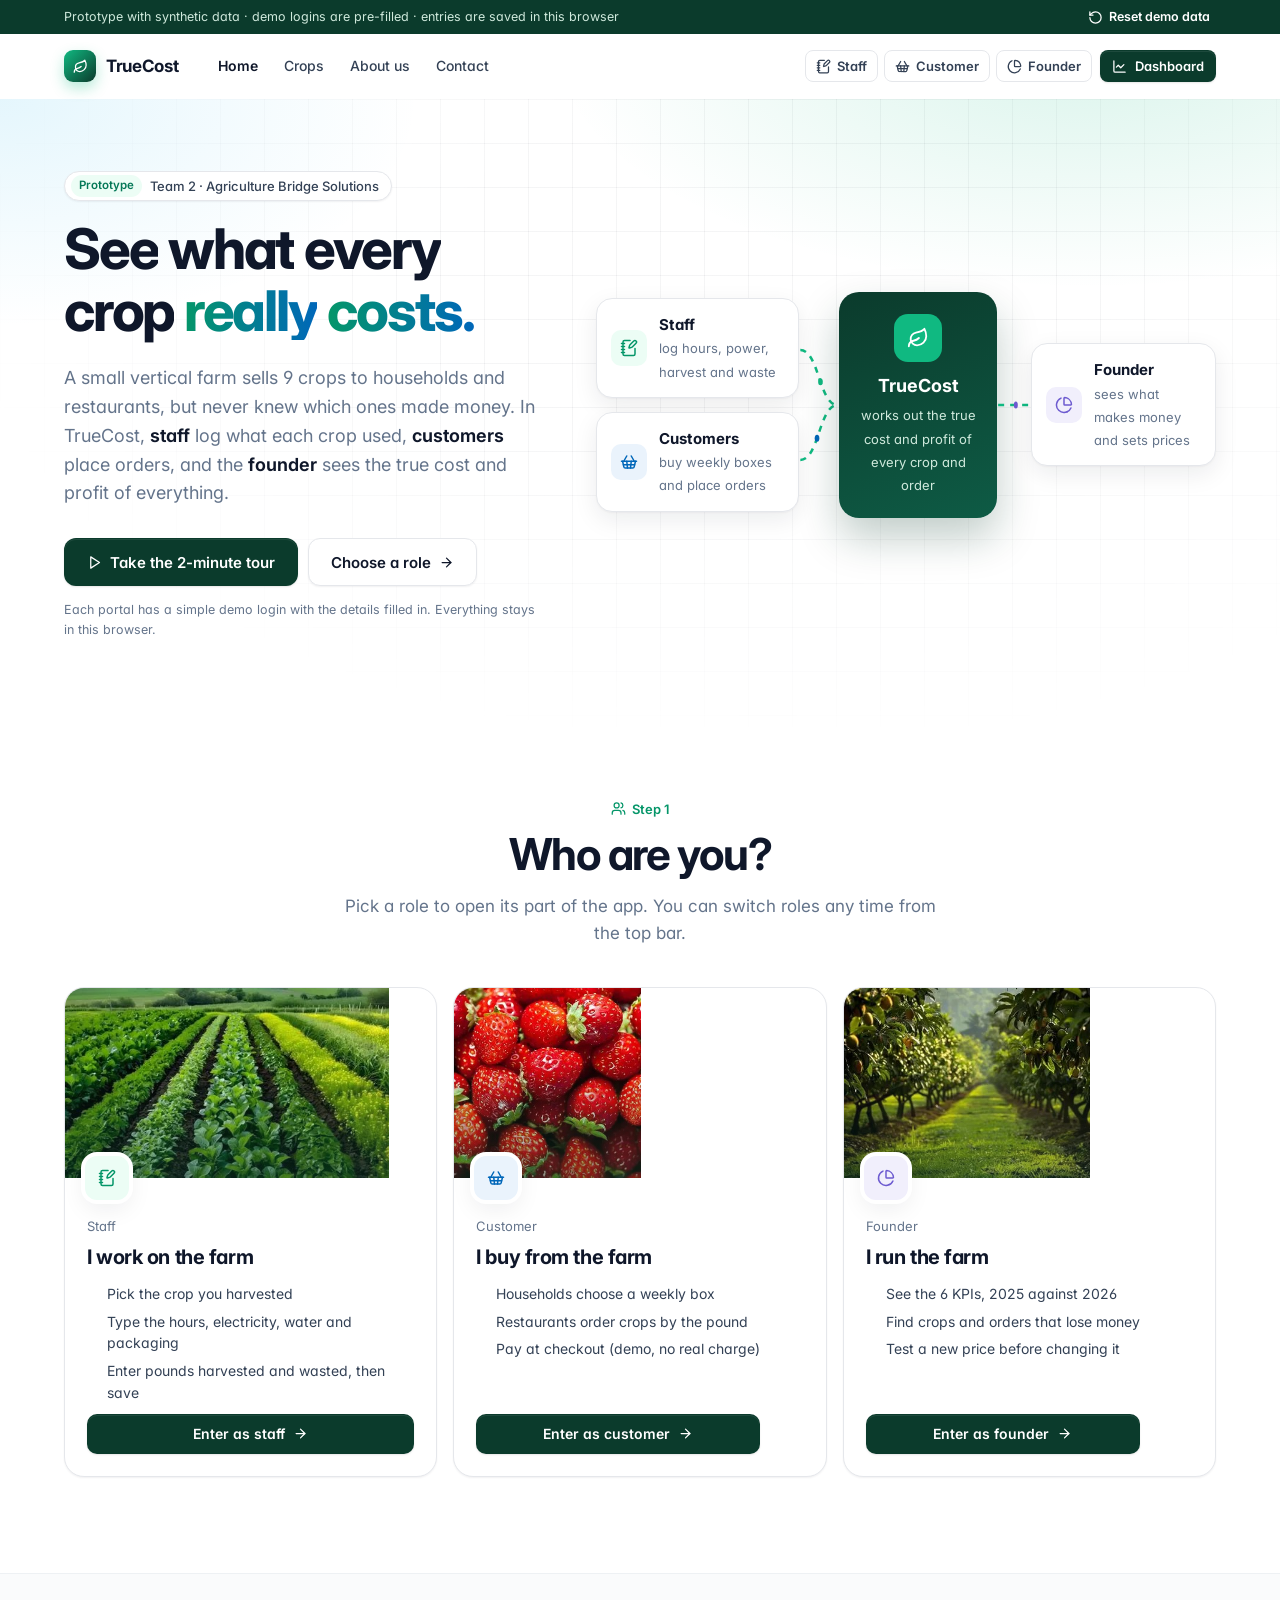
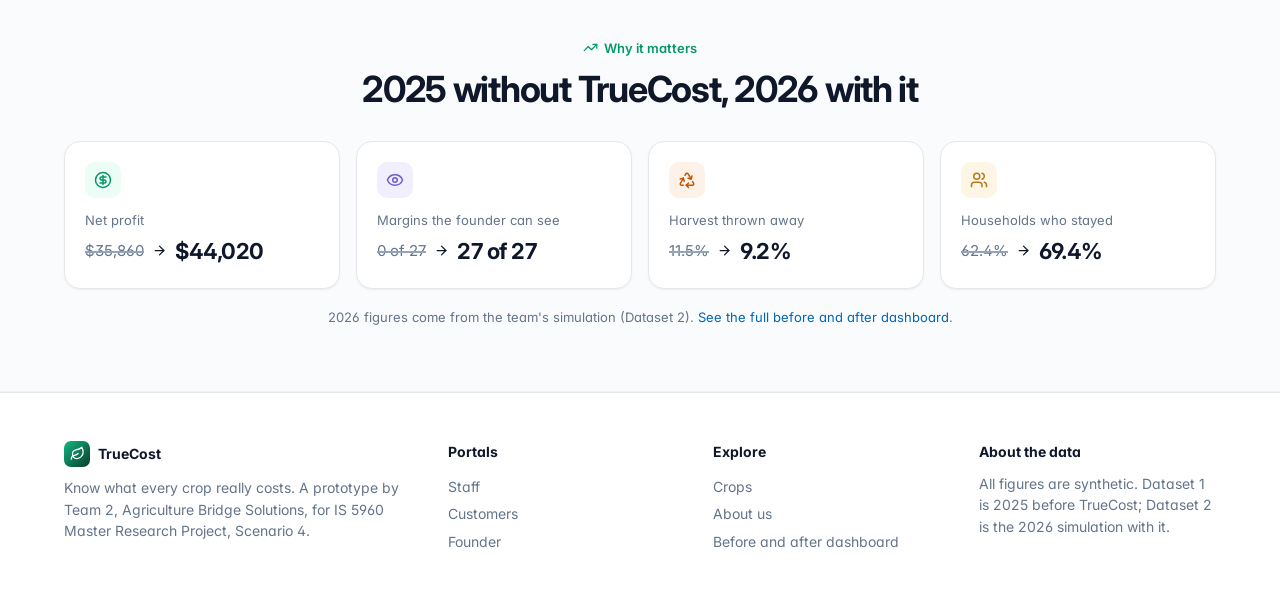
<file: index.html>
<!DOCTYPE html>
<html lang="en"><head><meta charset="utf-8">
<meta name="viewport" content="width=device-width,initial-scale=1">
<title>TrueCost · Know what every crop really costs</title>
<meta name="description" content="TrueCost: a cost and margin app for a small urban vertical farm. Team 2, Agriculture Bridge Solutions.">
<link rel="preconnect" href="https://fonts.googleapis.com"><link rel="preconnect" href="https://fonts.gstatic.com" crossorigin>
<link rel="stylesheet" href="https://fonts.googleapis.com/css2?family=Inter:wght@400;500;600;650;700;750&display=swap">
<link rel="stylesheet" href="base.css">
<link rel="stylesheet" href="app.css">
</head>
<body class="app">
<div class="demo-bar"><div class="wrap"><span id="demoTxt">Prototype with synthetic data · demo logins are pre-filled · entries are saved in this browser</span><button id="resetDemo"></button></div></div>
<header class="nav" id="nav"><div class="wrap">
 <button class="brand" data-go="home" aria-label="TrueCost home"><span class="mk" id="brandMk"></span>TrueCost</button>
 <nav class="links" aria-label="Main"><a data-go="home">Home</a><a data-go="crops">Crops</a><a data-go="about">About us</a><a data-go="contact">Contact</a></nav>
 <div class="right"><div class="who" id="who"></div><a class="btn btn-primary btn-sm" href="dashboard.html" id="dashBtn"></a></div>
</div>
<nav class="mnav" aria-label="Main"><a data-go="home">Home</a><a data-go="crops">Crops</a><a data-go="about">About</a><a data-go="contact">Contact</a></nav>
</header>
<main id="main"></main>
<footer class="site" id="foot"><div class="wrap">
 <div><b style="display:flex;gap:8px;align-items:center"><span class="mk" id="footMk" style="width:26px;height:26px;border-radius:7px;background:linear-gradient(135deg,#10B981,#0B3B2C);display:grid;place-items:center;color:#fff"></span>TrueCost</b><p>Know what every crop really costs. A prototype by Team 2, Agriculture Bridge Solutions, for IS 5960 Master Research Project, Scenario 4.</p></div>
 <div><b>Portals</b><a data-go="staff">Staff</a><a data-go="customer">Customers</a><a data-go="founder">Founder</a></div>
 <div><b>Explore</b><a data-go="crops">Crops</a><a data-go="about">About us</a><a href="dashboard.html">Before and after dashboard</a></div>
 <div><b>About the data</b><p>All figures are synthetic. Dataset 1 is 2025 before TrueCost; Dataset 2 is the 2026 simulation with it.</p></div>
</div></footer>
<div id="layer"></div>
<script src="config.js"></script>
<script src="apexcharts.min.js"></script>
<script src="gsap.min.js"></script>
<script src="ScrollTrigger.min.js"></script>
<script src="icons.js"></script>
<script src="data.js"></script>
<script src="app.js"></script>
</body></html>
</file>
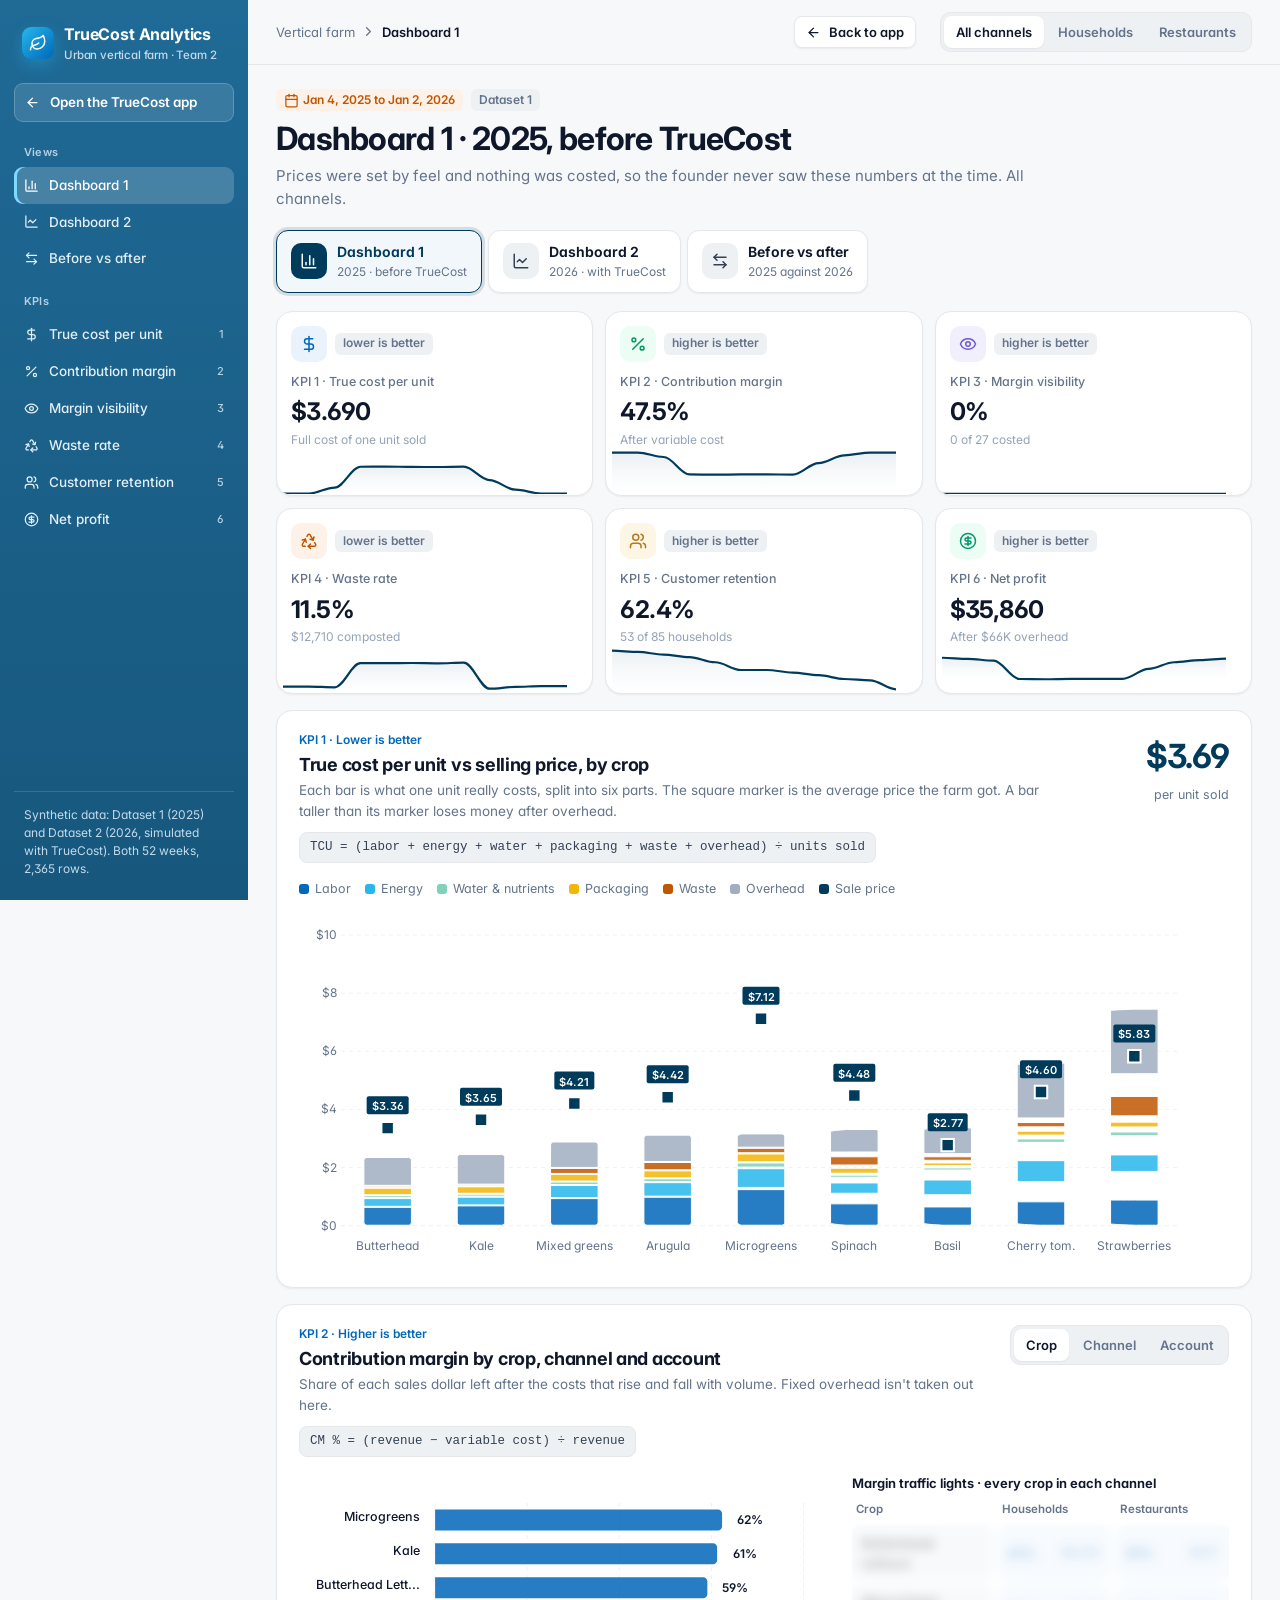
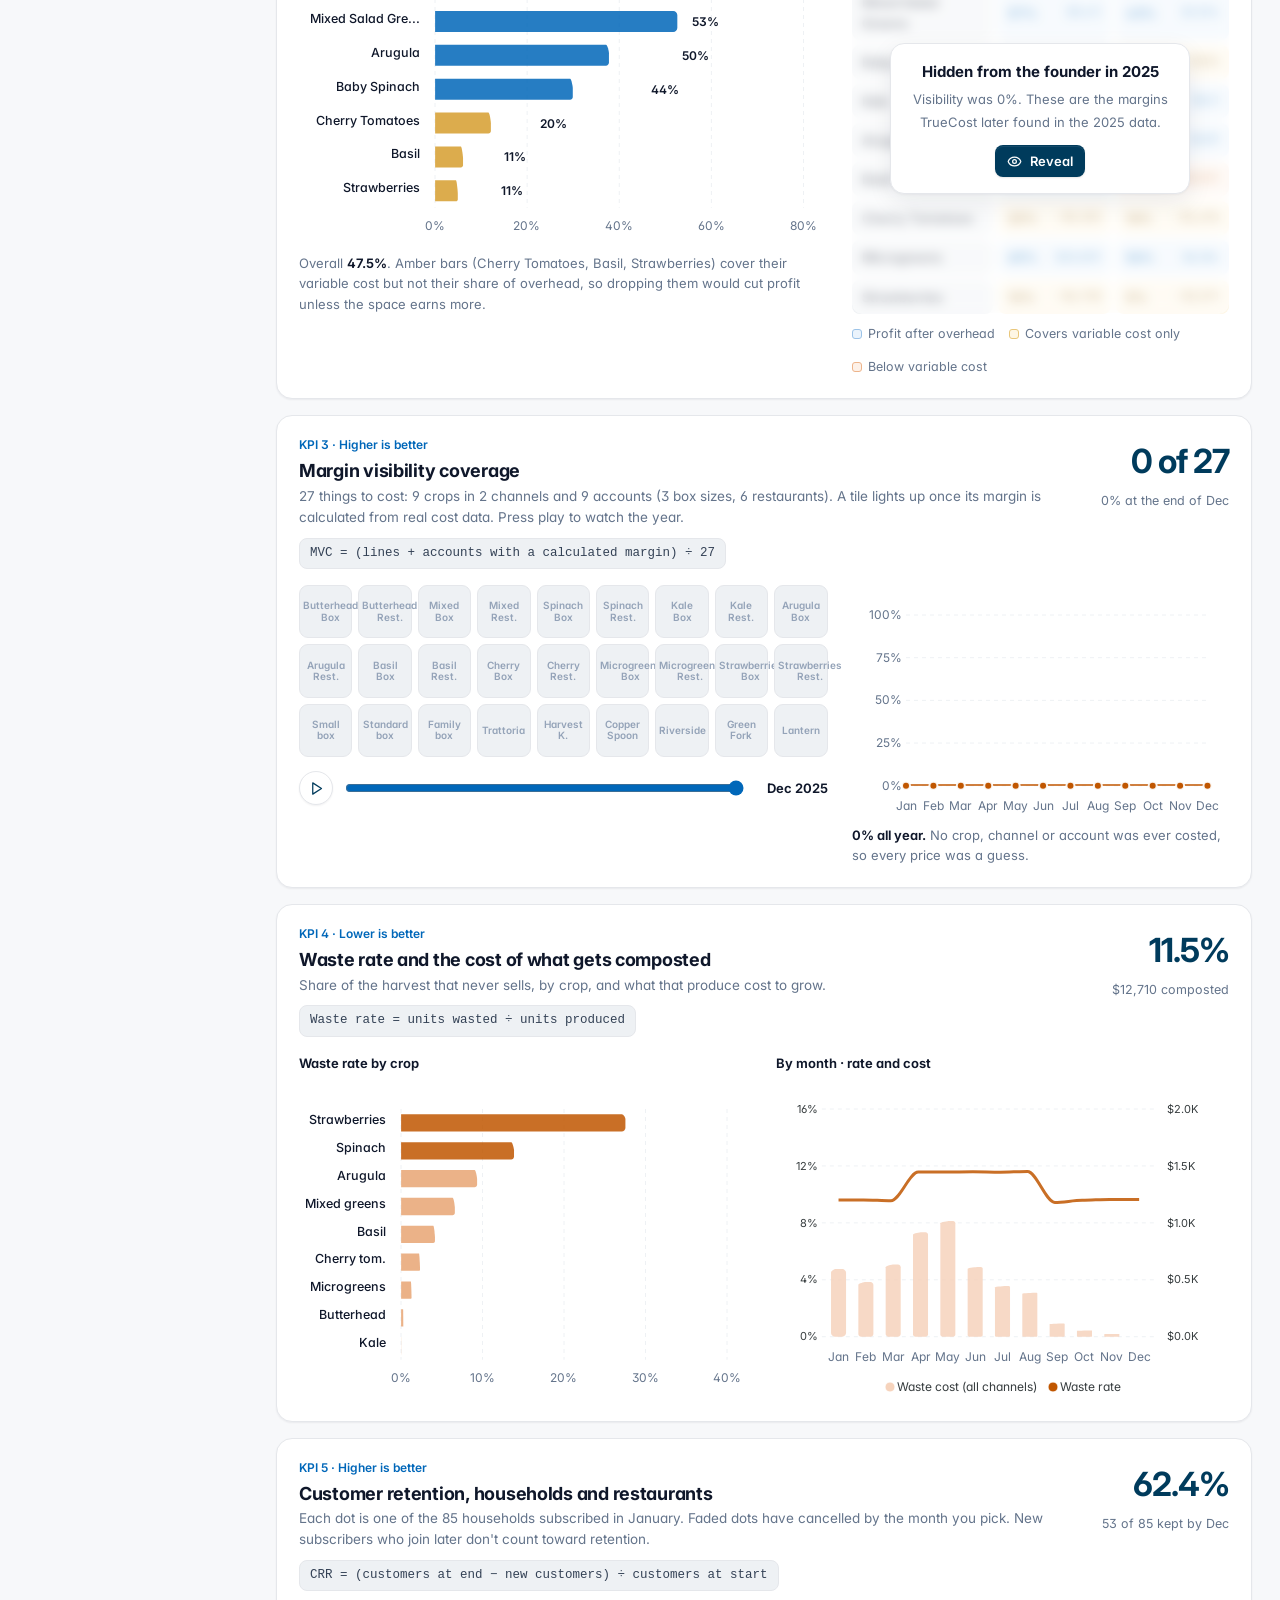
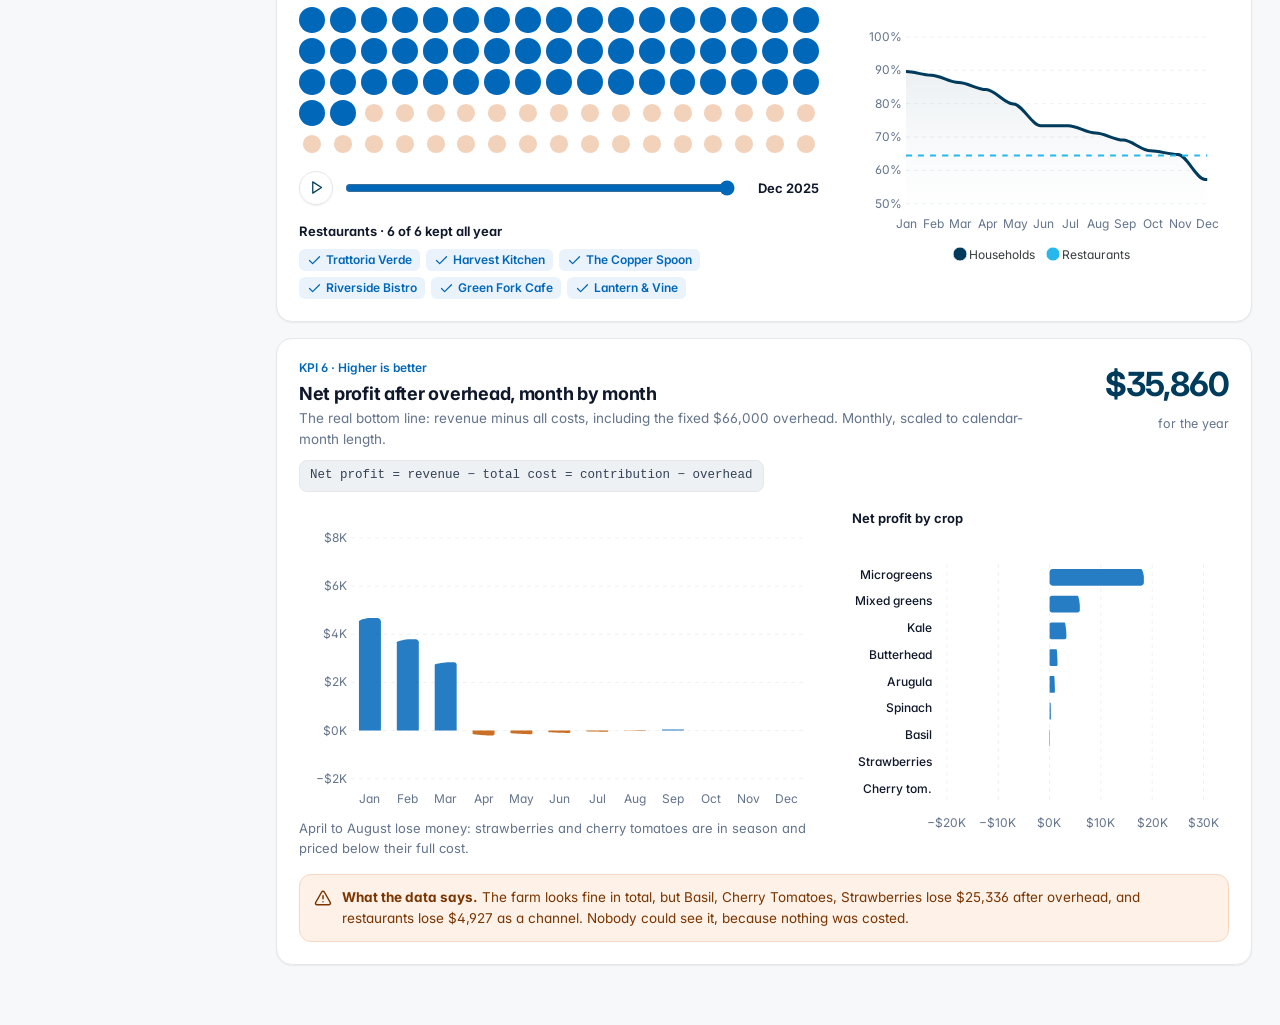
<file: dashboard.html>
<!DOCTYPE html>
<html lang="en"><head><meta charset="utf-8">
<meta name="viewport" content="width=device-width,initial-scale=1">
<title>TrueCost · Before and After Dashboard</title>
<link rel="preconnect" href="https://fonts.googleapis.com"><link rel="preconnect" href="https://fonts.gstatic.com" crossorigin>
<link rel="stylesheet" href="https://fonts.googleapis.com/css2?family=Inter:wght@400;500;600;650;700&display=swap">
<link rel="stylesheet" href="base.css">
<link rel="stylesheet" href="dash.css">
</head>
<body class="dash">
<div class="layout">
 <aside class="sb" id="sb">
  <div class="logo"><span class="mk" id="mk"></span><span>TrueCost Analytics<small>Urban vertical farm · Team 2</small></span></div>
  <a class="toapp sbapp" href="#">Open the TrueCost app</a>
  <div class="grp">Views</div>
  <nav id="views"></nav>
  <div class="grp">KPIs</div>
  <nav id="kpinav"></nav>
  <div class="foot">Synthetic data: Dataset 1 (2025) and Dataset 2 (2026, simulated with TrueCost). Both 52 weeks, 2,365 rows.</div>
 </aside>
 <div>
  <header class="top"><div class="in">
   <button class="burger" id="burger" aria-label="Open menu"></button>
   <div class="crumb" id="crumb"></div>
   <a class="btn btn-secondary btn-sm toapp topapp" href="#">Back to app</a>
   <div class="seg" role="group" aria-label="Sales channel" id="chseg">
    <button data-ch="all" aria-pressed="true">All channels</button><button data-ch="hh" aria-pressed="false">Households</button><button data-ch="re" aria-pressed="false">Restaurants</button>
   </div>
  </div></header>
  <main class="content" id="app"></main>
 </div>
</div>
<script src="config.js"></script>
<script src="apexcharts.min.js"></script>
<script src="gsap.min.js"></script>
<script src="ScrollTrigger.min.js"></script>
<script src="icons.js"></script>
<script src="data.js"></script>
<script src="dashboard.js"></script>
</body></html>
</file>
<file: base.css>
/* TrueCost design system: shared by the app and the dashboard.
   Neutral slate surfaces, one deep brand colour per product, data colours from Dashboard 1
   (blue = profit / 2026, orange = loss), Inter throughout, 12px radii, quiet shadows. Light theme only. */
:root{
  color-scheme:light;
  --brand:#0B3B2C;--brand-2:#12553F;--accent:#10B981;--accent-2:#34D399;--accent-soft:#ECFDF5;
  --navy:#003B5C;--navy-2:#0A4D74;--blue:#0067B9;--blue-2:#2F86D6;--blue-soft:#EAF3FC;--sky:#27B7EC;
  --orange:#C05600;--orange-soft:#FDF1E8;--amber:#B7791F;--amber-soft:#FEF6E4;--violet:#6D5BD0;--violet-soft:#F1EFFC;
  --ink:#0F172A;--ink-2:#334155;--mute:#64748B;--faint:#94A3B8;--line:#E5E7EB;--line-2:#EEF1F4;--bg:#F7F8FA;--card:#FFFFFF;
  --r:12px;--r-lg:16px;--sh-1:0 1px 2px rgba(15,23,42,.06);--sh-2:0 1px 2px rgba(15,23,42,.04),0 8px 24px rgba(15,23,42,.08);--sh-3:0 24px 60px rgba(15,23,42,.18);
  --font:Inter,ui-sans-serif,system-ui,-apple-system,"Segoe UI",Arial,sans-serif;
}
*{box-sizing:border-box;min-width:0}
html{-webkit-text-size-adjust:100%;scroll-behavior:smooth}
body{margin:0;background:var(--bg);color:var(--ink);font:15px/1.55 var(--font);font-feature-settings:"cv11","ss01";-webkit-font-smoothing:antialiased;overflow-x:clip}
h1,h2,h3,h4{margin:0;font-weight:700;letter-spacing:-.022em;line-height:1.15;color:var(--ink);text-wrap:balance}
p{margin:0}a{color:var(--blue);text-decoration:none}button{font:inherit;color:inherit}img{display:block;max-width:100%}
.num,td.r,.tabular{font-variant-numeric:tabular-nums}
.i{width:18px;height:18px;flex:none;display:inline-block;vertical-align:middle}
.i.sm{width:15px;height:15px}.i.lg{width:22px;height:22px}
/* buttons */
.btn{display:inline-flex;align-items:center;justify-content:center;gap:8px;height:40px;padding:0 16px;border-radius:10px;border:1px solid transparent;font-weight:600;font-size:14px;cursor:pointer;white-space:nowrap;transition:background .2s,border-color .2s,box-shadow .2s,transform .15s;text-decoration:none}
.btn:active{transform:translateY(1px)}
.btn-primary{background:var(--brand);color:#fff;box-shadow:0 1px 2px rgba(0,0,0,.1),inset 0 1px 0 rgba(255,255,255,.08)}
.btn-primary:hover{background:var(--brand-2)}
.btn-accent{background:var(--accent);color:#06281D}.btn-accent:hover{background:var(--accent-2)}
.btn-blue{background:var(--blue);color:#fff}.btn-blue:hover{background:var(--blue-2)}
.btn-secondary{background:#fff;color:var(--ink);border-color:var(--line);box-shadow:var(--sh-1)}.btn-secondary:hover{border-color:#CBD5E1;background:#FCFCFD}
.btn-ghost{background:transparent;color:var(--ink-2)}.btn-ghost:hover{background:var(--line-2)}
.btn-danger{background:#DC2626;color:#fff}
.btn-lg{height:48px;padding:0 22px;font-size:15px;border-radius:12px}
.btn-sm{height:32px;padding:0 11px;font-size:13px;border-radius:8px}
.btn[disabled]{opacity:.45;pointer-events:none}
:focus-visible{outline:2px solid var(--blue);outline-offset:2px}
/* form */
.field{display:flex;flex-direction:column;gap:6px}
.field>span{font-size:13px;font-weight:600;color:var(--ink-2);display:flex;gap:6px;align-items:center}
.input,select.input,textarea.input{width:100%;height:42px;padding:0 12px;border:1px solid var(--line);border-radius:10px;background:#fff;font:15px var(--font);color:var(--ink);transition:border-color .15s,box-shadow .15s;box-shadow:var(--sh-1)}
textarea.input{height:auto;padding:10px 12px}
.input:focus{outline:none;border-color:var(--blue);box-shadow:0 0 0 4px rgba(0,103,185,.12)}
.input[readonly]{background:var(--accent-soft);border-color:#A7F3D0;color:#047857;font-weight:700}
.input[aria-invalid=true]{border-color:#F87171;background:#FEF2F2}
.affix{position:relative}.affix .input{padding-right:46px}.affix em{position:absolute;right:12px;top:50%;transform:translateY(-50%);font-style:normal;font-size:12.5px;font-weight:600;color:var(--faint);pointer-events:none}
.help{font-size:12.5px;color:var(--mute)}.error{font-size:13px;color:#DC2626;font-weight:600;min-height:18px}
/* chips / segmented / badges */
.seg{display:inline-flex;padding:3px;background:var(--line-2);border-radius:10px;gap:2px;border:1px solid var(--line)}
.seg button{border:0;background:transparent;height:32px;padding:0 12px;border-radius:8px;font-size:13px;font-weight:600;color:var(--mute);cursor:pointer;transition:all .2s;white-space:nowrap}
.seg button[aria-pressed=true]{background:#fff;color:var(--ink);box-shadow:var(--sh-1)}
.badge{display:inline-flex;align-items:center;gap:4px;height:22px;padding:0 8px;border-radius:6px;font-size:12px;font-weight:600;white-space:nowrap}
.badge.green{background:var(--accent-soft);color:#047857}.badge.blue{background:var(--blue-soft);color:var(--blue)}.badge.orange{background:var(--orange-soft);color:var(--orange)}.badge.amber{background:var(--amber-soft);color:#92600E}.badge.gray{background:var(--line-2);color:var(--mute)}.badge.violet{background:var(--violet-soft);color:var(--violet)}.badge.dark{background:var(--brand);color:#fff}
.pill{border:1px solid var(--line);background:#fff;height:34px;padding:0 13px;border-radius:999px;font-size:13px;font-weight:600;cursor:pointer;transition:all .2s;display:inline-flex;align-items:center;gap:6px;color:var(--ink-2)}
.pill:hover{border-color:#CBD5E1}.pill[aria-pressed=true]{background:var(--ink);border-color:var(--ink);color:#fff}
/* cards */
.card{background:var(--card);border:1px solid var(--line);border-radius:var(--r-lg);box-shadow:var(--sh-1)}
.card-h{display:flex;justify-content:space-between;align-items:flex-start;gap:12px;padding:18px 20px 0}
.card-h h3{font-size:15px;font-weight:650;letter-spacing:-.01em}
.card-h p{font-size:13px;color:var(--mute);margin-top:3px}
.card-b{padding:16px 20px 20px}
.iconbox{width:36px;height:36px;border-radius:10px;display:grid;place-items:center;flex:none;background:var(--line-2);color:var(--ink-2)}
.iconbox.green{background:var(--accent-soft);color:#059669}.iconbox.blue{background:var(--blue-soft);color:var(--blue)}.iconbox.orange{background:var(--orange-soft);color:var(--orange)}.iconbox.amber{background:var(--amber-soft);color:#B7791F}.iconbox.violet{background:var(--violet-soft);color:var(--violet)}
.grid{display:grid;gap:16px}.g2{grid-template-columns:repeat(2,minmax(0,1fr))}.g3{grid-template-columns:repeat(3,minmax(0,1fr))}.g4{grid-template-columns:repeat(4,minmax(0,1fr))}
@media(max-width:1000px){.g3,.g4{grid-template-columns:repeat(2,minmax(0,1fr))}}
@media(max-width:640px){.g2,.g3,.g4{grid-template-columns:1fr}}
.row{display:flex;align-items:center;gap:10px;flex-wrap:wrap}.between{justify-content:space-between}.col{display:flex;flex-direction:column}
.muted{color:var(--mute)}.small{font-size:13px}.strong{font-weight:650;color:var(--ink)}
/* tables */
.table-wrap{overflow-x:auto;border:1px solid var(--line);border-radius:var(--r-lg);background:#fff;box-shadow:var(--sh-1)}
table{width:100%;border-collapse:collapse;font-size:14px}
th{text-align:left;font-size:12px;font-weight:600;color:var(--mute);padding:11px 14px;background:#FAFBFC;border-bottom:1px solid var(--line);white-space:nowrap}
td{padding:12px 14px;border-bottom:1px solid var(--line-2);vertical-align:middle}
tbody tr:last-child td{border-bottom:0}tbody tr{transition:background .15s}tbody tr:hover{background:#FAFBFC}
td.r,th.r{text-align:right;white-space:nowrap}
/* toast, modal */
.toast{position:fixed;left:50%;bottom:24px;transform:translateX(-50%);z-index:100;display:flex;align-items:center;gap:10px;background:var(--ink);color:#fff;padding:12px 18px;border-radius:12px;font-weight:500;font-size:14px;box-shadow:var(--sh-3);max-width:calc(100vw - 32px)}
.toast .i{color:var(--accent-2)}
.overlay{position:fixed;inset:0;z-index:90;background:rgba(15,23,42,.45);backdrop-filter:blur(4px);display:grid;place-items:center;padding:16px}
.dialog{position:relative;background:#fff;border-radius:20px;width:100%;max-width:560px;max-height:90vh;overflow:auto;box-shadow:var(--sh-3)}
.dialog .close{position:absolute;top:12px;right:12px;z-index:2;width:36px;height:36px;border-radius:10px;border:1px solid var(--line);background:#fff;display:grid;place-items:center;cursor:pointer}
.skeleton{background:linear-gradient(90deg,#EEF1F4 25%,#F7F8FA 50%,#EEF1F4 75%);background-size:200% 100%;animation:sk 1.2s infinite}
@keyframes sk{to{background-position:-200% 0}}
.reveal{opacity:0}
.reveal.in{animation:fadeUp .55s cubic-bezier(.2,.7,.2,1) both;animation-delay:calc(var(--i,0) * 70ms)}
@keyframes fadeUp{from{opacity:0;transform:translateY(14px)}to{opacity:1;transform:none}}
.reveal.shown{opacity:1;animation:none}
.no-js .reveal,.rm .reveal{opacity:1}
.rm *,.rm *::before,.rm *::after{animation:none!important;transition:none!important}.rm .reveal{opacity:1!important;transform:none!important}
</file>
<file: app.css>
/* TrueCost app: marketing site + three portals. Evergreen brand, emerald accent, real crop photography. */
body.app{background:#fff}
.wrap{max-width:1200px;margin:0 auto;padding:0 24px}
@media(max-width:640px){.wrap{padding:0 16px}}
/* top bar */
.demo-bar{background:var(--brand);color:#CFE9DC;font-size:12.5px}
.demo-bar .wrap{display:flex;justify-content:space-between;align-items:center;gap:10px;height:34px}
.demo-bar button{background:none;border:0;color:#fff;font-weight:600;cursor:pointer;display:flex;gap:6px;align-items:center;font-size:12.5px}
.nav{position:sticky;top:0;z-index:50;background:rgba(255,255,255,.86);backdrop-filter:saturate(180%) blur(14px);border-bottom:1px solid transparent;transition:border-color .3s,box-shadow .3s}
.nav.scrolled{border-color:var(--line);box-shadow:0 1px 12px rgba(15,23,42,.05)}
.nav .wrap{display:flex;align-items:center;gap:28px;height:64px}
.brand{display:flex;align-items:center;gap:10px;font-weight:700;font-size:17px;letter-spacing:-.02em;color:var(--ink);cursor:pointer;background:none;border:0;padding:0}
.brand .mk{width:32px;height:32px;border-radius:9px;background:linear-gradient(135deg,#10B981,#0B3B2C);display:grid;place-items:center;color:#fff;box-shadow:0 6px 14px rgba(16,185,129,.3)}
.links{display:flex;gap:2px}
.links a{padding:8px 12px;border-radius:8px;font-size:14px;font-weight:500;color:var(--ink-2);cursor:pointer;transition:color .2s,background .2s}
.links a:hover{color:var(--ink);background:var(--line-2)}
.links a.on{color:var(--ink);font-weight:600}
.nav .right{margin-left:auto;display:flex;gap:8px;align-items:center}
.who{display:flex;gap:6px}
.who a{display:flex;align-items:center;gap:6px;height:32px;padding:0 10px;border-radius:8px;border:1px solid var(--line);font-size:13px;font-weight:600;color:var(--ink-2);cursor:pointer;background:#fff;transition:all .2s}
.who a:hover{border-color:#CBD5E1}.who a.on{background:var(--ink);color:#fff;border-color:var(--ink)}
.who a .live{width:7px;height:7px;border-radius:50%;background:var(--accent);box-shadow:0 0 0 3px rgba(16,185,129,.2)}
.mnav{display:none}
@media(max-width:900px){.links{display:none}.nav .wrap{gap:12px}.who a span.t{display:none}.mnav{display:flex;gap:4px;overflow-x:auto;padding:0 16px 10px;background:rgba(255,255,255,.9)}.mnav a{flex:none;padding:6px 12px;border-radius:99px;border:1px solid var(--line);font-size:13px;font-weight:600;color:var(--ink-2);cursor:pointer}.mnav a.on{background:var(--ink);color:#fff;border-color:var(--ink)}}
/* hero */
.hero{position:relative;overflow:hidden;padding:72px 0 88px;background:radial-gradient(900px 420px at 85% -10%,rgba(16,185,129,.16),transparent 60%),radial-gradient(700px 380px at 0% 0%,rgba(39,183,236,.12),transparent 60%),#fff}
.hero::before{content:"";position:absolute;inset:0;background-image:linear-gradient(rgba(15,23,42,.045) 1px,transparent 1px),linear-gradient(90deg,rgba(15,23,42,.045) 1px,transparent 1px);background-size:44px 44px;mask-image:radial-gradient(ellipse at 60% 30%,#000 30%,transparent 75%);pointer-events:none}
.hero .wrap{position:relative;display:grid;grid-template-columns:minmax(0,1fr) minmax(0,1.08fr);gap:56px;align-items:center}
@media(max-width:1000px){.hero .wrap{grid-template-columns:1fr;gap:40px}}
.kicker{display:inline-flex;align-items:center;gap:8px;height:30px;padding:0 12px 0 6px;border-radius:99px;background:#fff;border:1px solid var(--line);font-size:13px;font-weight:500;color:var(--ink-2);box-shadow:var(--sh-1)}
.kicker b{background:var(--accent-soft);color:#047857;font-size:11.5px;padding:2px 8px;border-radius:99px;font-weight:600}
.hero h1{font-size:clamp(40px,5.4vw,64px);letter-spacing:-.04em;line-height:1.02;margin:20px 0 0;font-weight:750}
.hero h1 .hl{background:linear-gradient(90deg,#059669,#0067B9);-webkit-background-clip:text;background-clip:text;color:transparent}
.hero .lead{font-size:18px;color:var(--mute);margin-top:20px;max-width:520px;line-height:1.6}
.hero .ctas{display:flex;gap:10px;margin-top:30px;flex-wrap:wrap}
.proof{display:flex;gap:28px;margin-top:36px;flex-wrap:wrap}
.proof div b{display:block;font-size:24px;font-weight:700;letter-spacing:-.03em}
.proof div span{font-size:13px;color:var(--mute)}
/* product mockup */
.mock{position:relative}
.window{background:#fff;border-radius:16px;border:1px solid var(--line);box-shadow:0 40px 80px rgba(15,23,42,.14),0 10px 24px rgba(15,23,42,.06);overflow:hidden}
.window .bar{display:flex;align-items:center;gap:6px;height:36px;padding:0 14px;border-bottom:1px solid var(--line-2);background:#FAFBFC}
.window .bar i{width:10px;height:10px;border-radius:50%;background:#E5E7EB}
.window .bar span{margin-left:12px;font-size:12px;color:var(--faint);background:#fff;border:1px solid var(--line-2);border-radius:6px;padding:2px 10px}
.window .body{display:grid;grid-template-columns:120px minmax(0,1fr);min-height:330px}
.window .mside{background:var(--brand);padding:14px 10px;display:flex;flex-direction:column;gap:4px}
.window .mside div{height:26px;border-radius:6px;display:flex;align-items:center;gap:7px;padding:0 8px;font-size:11px;color:#9FC7B3}
.window .mside div.on{background:rgba(255,255,255,.12);color:#fff}
.window .main{padding:14px;display:flex;flex-direction:column;gap:10px}
.mk3{display:grid;grid-template-columns:repeat(3,1fr);gap:8px}
.mk3>div{border:1px solid var(--line);border-radius:10px;padding:9px 10px}
.mk3 small{display:block;font-size:10.5px;color:var(--mute)}
.mk3 b{font-size:17px;letter-spacing:-.02em}
.mk3 em{display:block;font-style:normal;font-size:10.5px;font-weight:600;color:#059669}
.mrow{display:flex;align-items:center;gap:8px;font-size:12px;padding:6px 0;border-top:1px solid var(--line-2)}
.mrow img{width:26px;height:26px;border-radius:7px;object-fit:cover}
.mrow b{flex:1;font-weight:600}
.float{position:absolute;background:#fff;border:1px solid var(--line);border-radius:14px;box-shadow:var(--sh-2);padding:12px 14px;display:flex;gap:10px;align-items:center;font-size:13px}
.float b{display:block;font-size:15px}
.float small{color:var(--mute);font-size:12px}
.f1{left:-36px;bottom:-26px}.f2{right:-22px;top:-22px}
@media(max-width:1100px){.f1{left:-8px}.f2{right:-6px}}
@media(max-width:640px){.window .body{grid-template-columns:1fr}.window .mside{display:none}.float{display:none}}
/* marquee */
.strip{border-block:1px solid var(--line-2);background:#FAFBFC;overflow:hidden;padding:14px 0}
.strip .track{display:flex;gap:12px;width:max-content;animation:mq 45s linear infinite}
.strip:hover .track{animation-play-state:paused}
.strip button{display:flex;align-items:center;gap:8px;height:40px;padding:0 14px 0 5px;border-radius:99px;border:1px solid var(--line);background:#fff;font-size:13.5px;font-weight:600;color:var(--ink-2);cursor:pointer;white-space:nowrap;transition:border-color .2s,transform .2s}
.strip button:hover{border-color:#A7F3D0;transform:translateY(-2px)}
.strip img{width:30px;height:30px;border-radius:50%;object-fit:cover}
@keyframes mq{to{transform:translateX(-50%)}}
/* sections */
.section{padding:96px 0}
.section.alt{background:#FAFBFC;border-block:1px solid var(--line-2)}
.eyebrow{display:inline-flex;align-items:center;gap:6px;font-size:13px;font-weight:600;color:#059669;margin-bottom:12px}
.section h2{font-size:clamp(30px,3.6vw,44px);letter-spacing:-.035em;line-height:1.08}
.section .intro{font-size:17px;color:var(--mute);margin-top:14px;max-width:600px;line-height:1.6}
.center{text-align:center}.center .intro{margin-left:auto;margin-right:auto}
@media(max-width:640px){.section{padding:64px 0}}
/* portal cards */
.pcard{display:flex;flex-direction:column;border-radius:20px;overflow:hidden;background:#fff;border:1px solid var(--line);box-shadow:var(--sh-1);cursor:pointer;transition:transform .35s cubic-bezier(.2,.8,.2,1),box-shadow .35s;text-align:left;padding:0}
.pcard:hover{transform:translateY(-6px);box-shadow:var(--sh-2)}
.pcard .ph{position:relative;height:190px;overflow:hidden}
.pcard .ph img{width:100%;height:100%;object-fit:cover;transition:transform 1.2s cubic-bezier(.2,.8,.2,1)}
.pcard:hover .ph img{transform:scale(1.08)}
.pcard .ph::after{content:"";position:absolute;inset:0;background:linear-gradient(180deg,transparent 40%,rgba(11,59,44,.45))}
.pcard>.iconbox{position:relative;z-index:2;margin:-22px 0 0 20px;width:44px;height:44px;border-radius:12px;box-shadow:0 0 0 4px #fff,var(--sh-2)}
.pcard .pb{padding-top:16px!important}
.pcard .pb{padding:30px 22px 22px;display:flex;flex-direction:column;gap:10px;flex:1}
.pcard h3{font-size:20px}
.pcard p{color:var(--mute);font-size:14.5px}
.pcard ul{list-style:none;margin:4px 0 0;padding:0;display:grid;gap:7px;font-size:14px;color:var(--ink-2)}
.pcard li{display:flex;gap:8px;align-items:flex-start}.pcard li .i{color:#059669;margin-top:2px}
.pcard .go{margin-top:auto;padding-top:14px;font-weight:600;font-size:14px;display:flex;align-items:center;gap:6px;color:var(--ink)}
.pcard:hover .go .i{transform:translateX(4px)}.pcard .go .i{transition:transform .25s}
/* steps */
.steps{display:grid;grid-template-columns:repeat(3,minmax(0,1fr));gap:20px;margin-top:48px;position:relative}
@media(max-width:900px){.steps{grid-template-columns:1fr}}
.step{background:#fff;border:1px solid var(--line);border-radius:18px;padding:26px;box-shadow:var(--sh-1);position:relative}
.step .n{font-size:13px;font-weight:600;color:var(--faint);position:absolute;top:22px;right:24px}
.step h3{font-size:19px;margin:16px 0 8px}
.step p{color:var(--mute);font-size:14.5px}
.step .iconbox{width:44px;height:44px;border-radius:12px}
/* results (dark) */
.results{background:radial-gradient(800px 400px at 100% 0%,rgba(16,185,129,.22),transparent 60%),linear-gradient(160deg,#0B3B2C,#06251B);color:#CFE9DC}
.results h2{color:#fff}.results .intro{color:#A7CDB9}.results .eyebrow{color:#6EE7B7}
.rgrid{display:grid;grid-template-columns:minmax(0,1fr) minmax(0,1.15fr);gap:48px;align-items:center}
@media(max-width:1000px){.rgrid{grid-template-columns:1fr}}
.rstats{display:grid;grid-template-columns:repeat(2,minmax(0,1fr));gap:1px;background:rgba(255,255,255,.1);border-radius:18px;overflow:hidden;margin-top:32px}
.rstats div{background:#0C3F2F;padding:20px}
.rstats b{display:block;font-size:34px;font-weight:700;letter-spacing:-.035em;color:#fff}
.rstats span{font-size:13px;color:#9FC7B3}
.rcard{background:rgba(255,255,255,.04);border:1px solid rgba(255,255,255,.1);border-radius:20px;padding:26px}
.rbar{margin-bottom:18px}.rbar:last-child{margin-bottom:0}
.rbar .t{display:flex;justify-content:space-between;font-size:13.5px;color:#fff;font-weight:600;margin-bottom:8px}
.rbar .t span{color:#9FC7B3;font-weight:500}
.rtrack{display:grid;grid-template-columns:38px minmax(0,1fr) 84px;gap:10px;align-items:center;font-size:12.5px;margin-top:6px}
.rtrack .b{height:10px;border-radius:99px;background:rgba(255,255,255,.08);overflow:hidden}
.rtrack .b span{display:block;height:100%;border-radius:99px;width:0}
.rtrack em{font-style:normal;text-align:right;color:#fff;font-weight:600;font-variant-numeric:tabular-nums}
/* crop gallery */
.cgrid{display:grid;grid-template-columns:repeat(4,minmax(0,1fr));gap:16px;margin-top:36px}
@media(max-width:1000px){.cgrid{grid-template-columns:repeat(3,minmax(0,1fr))}}
@media(max-width:700px){.cgrid{grid-template-columns:repeat(2,minmax(0,1fr))}}
.crop{position:relative;border-radius:16px;overflow:hidden;cursor:pointer;background:#fff;border:1px solid var(--line);text-align:left;padding:0;box-shadow:var(--sh-1);transition:transform .35s cubic-bezier(.2,.8,.2,1),box-shadow .35s}
.crop:hover{transform:translateY(-5px);box-shadow:var(--sh-2)}
.crop .im{aspect-ratio:4/3;overflow:hidden}
.crop img{width:100%;height:100%;object-fit:cover;transition:transform 1s cubic-bezier(.2,.8,.2,1)}
.crop:hover img{transform:scale(1.07)}
.crop .cb{padding:12px 14px 14px}
.crop h4{font-size:15px;font-weight:650}
.crop .meta{display:flex;justify-content:space-between;align-items:center;margin-top:4px;font-size:12.5px;color:var(--mute)}
.crop .tagx{position:absolute;top:10px;left:10px}
.crop.hide{display:none}
/* page header */
.phead{position:relative;overflow:hidden;padding:64px 0 56px;background:var(--brand);color:#CFE9DC}
.phead img{position:absolute;inset:0;width:100%;height:100%;object-fit:cover;opacity:.35;filter:saturate(1.1)}
.phead::after{content:"";position:absolute;inset:0;background:linear-gradient(90deg,rgba(11,59,44,.96),rgba(11,59,44,.6))}
.phead .wrap{position:relative;z-index:2}
.phead h1{color:#fff;font-size:clamp(32px,4vw,48px);letter-spacing:-.035em}
.phead p{font-size:17px;margin-top:12px;max-width:620px;color:#BFE0CF}
.phead .eyebrow{color:#6EE7B7}
/* about team */
.team{display:grid;grid-template-columns:repeat(5,minmax(0,1fr));gap:14px;margin-top:32px}
@media(max-width:1000px){.team{grid-template-columns:repeat(2,minmax(0,1fr))}}
.mem{padding:22px;text-align:left}
.mem .av{width:48px;height:48px;border-radius:14px;display:grid;place-items:center;font-weight:700;color:#fff;margin-bottom:14px;font-size:16px}
.mem b{display:block;font-size:15px}.mem span{font-size:13px;color:var(--mute)}
.imgcard{border-radius:20px;overflow:hidden;position:relative;min-height:340px;box-shadow:var(--sh-2)}
.imgcard img{width:100%;height:100%;object-fit:cover;position:absolute;inset:0}
.imgcard .ov{position:absolute;left:16px;right:16px;bottom:16px;background:rgba(255,255,255,.92);backdrop-filter:blur(8px);border-radius:14px;padding:16px}
/* modal */
.cmodal{display:grid;grid-template-columns:minmax(0,1fr) minmax(0,1.1fr)}
@media(max-width:700px){.cmodal{grid-template-columns:1fr}}
.cmodal .im{min-height:300px;overflow:hidden}.cmodal .im img{width:100%;height:100%;object-fit:cover}
.facts{display:grid;grid-template-columns:repeat(2,minmax(0,1fr));gap:8px;margin-top:16px}
.facts div{border:1px solid var(--line);border-radius:10px;padding:9px 11px}
.facts small{display:block;font-size:11.5px;color:var(--mute)}.facts b{font-size:14px;font-weight:600}
/* login */
.auth{display:grid;grid-template-columns:minmax(0,1fr) minmax(0,1fr);min-height:calc(100vh - 98px)}
@media(max-width:900px){.auth{grid-template-columns:1fr}.auth .art{min-height:220px}}
.auth .art{position:relative;overflow:hidden;background:var(--brand);display:flex;align-items:flex-end;padding:40px}
.auth .art img{position:absolute;inset:0;width:100%;height:100%;object-fit:cover}
.auth .art::after{content:"";position:absolute;inset:0;background:linear-gradient(180deg,rgba(11,59,44,.1),rgba(11,59,44,.92))}
.auth .art .q{position:relative;z-index:2;color:#fff;max-width:440px}
.auth .art .q h2{color:#fff;font-size:30px;letter-spacing:-.03em}
.auth .art .q p{color:#CFE9DC;margin-top:10px}
.auth .form{display:grid;place-items:center;padding:48px 24px}
.auth .form>div,.auth form{width:100%;max-width:400px}
.auth h1{font-size:28px;letter-spacing:-.03em}
.avs{display:flex;gap:8px;flex-wrap:wrap}
.avs button{width:46px;height:46px;border-radius:12px;border:1px solid var(--line);background:#fff;font-size:22px;cursor:pointer;transition:all .2s}
.avs button[aria-pressed=true]{border-color:var(--ink);box-shadow:0 0 0 3px rgba(15,23,42,.1)}
.acct{display:flex;align-items:center;gap:12px;width:100%;padding:12px 14px;border:1px solid var(--line);border-radius:12px;background:#fff;cursor:pointer;text-align:left;transition:border-color .2s,box-shadow .2s,transform .2s;box-shadow:var(--sh-1)}
.acct:hover{border-color:#CBD5E1;transform:translateY(-1px);box-shadow:var(--sh-2)}
.ava{width:38px;height:38px;border-radius:10px;display:grid;place-items:center;font-size:18px;flex:none}
/* portal shell */
.shell{display:grid;grid-template-columns:248px minmax(0,1fr);min-height:calc(100vh - 98px);background:var(--bg)}
@media(max-width:900px){.shell{grid-template-columns:1fr}}
.side{background:#fff;border-right:1px solid var(--line);padding:18px 14px;display:flex;flex-direction:column;gap:2px;position:sticky;top:64px;height:calc(100vh - 64px);overflow-y:auto}
.side .me{display:flex;gap:10px;align-items:center;padding:6px 8px 16px;margin-bottom:8px;border-bottom:1px solid var(--line-2)}
.side .me b{display:block;font-size:14px}.side .me small{font-size:12px;color:var(--mute)}
.side .lbl{font-size:11px;font-weight:600;color:var(--faint);padding:12px 10px 6px}
.side button{display:flex;align-items:center;gap:10px;width:100%;height:38px;padding:0 10px;border:0;border-radius:9px;background:none;font-size:14px;font-weight:500;color:var(--ink-2);cursor:pointer;text-align:left;transition:background .2s,color .2s}
.side button:hover{background:var(--line-2);color:var(--ink)}
.side button[aria-current=true]{background:var(--accent-soft);color:#065F46;font-weight:600}
.side button[aria-current=true] .i{color:#059669}
.side .cnt{margin-left:auto;font-size:11.5px;font-weight:600;background:var(--line-2);color:var(--mute);border-radius:6px;padding:1px 7px}
.side .cnt.warn{background:var(--orange-soft);color:var(--orange)}
.side .bottom{margin-top:auto;padding-top:12px;border-top:1px solid var(--line-2)}
@media(max-width:900px){.side{position:static;height:auto;flex-direction:row;flex-wrap:wrap;border-right:0;border-bottom:1px solid var(--line);padding:10px 12px}.side .me,.side .lbl{display:none}.side button{width:auto;flex:1 1 auto;justify-content:center;height:36px;font-size:13px}.side .bottom{margin:0;padding:0;border:0}}
.pmain{padding:28px 32px 64px;max-width:1240px;width:100%}
@media(max-width:640px){.pmain{padding:20px 16px 48px}}
.ptitle{display:flex;justify-content:space-between;align-items:flex-end;gap:16px;flex-wrap:wrap;margin-bottom:22px}
.ptitle h1{font-size:clamp(22px,2.4vw,28px);letter-spacing:-.03em}
.ptitle p{color:var(--mute);margin-top:4px;font-size:14.5px}
.stat{padding:18px}
.stat .lbl{font-size:13px;color:var(--mute);font-weight:500;margin-top:12px}
.stat .v{font-size:26px;font-weight:700;letter-spacing:-.03em;margin-top:2px;white-space:nowrap}
.stat .s{font-size:12.5px;color:var(--faint);margin-top:2px}
.stat .spark{height:42px;margin:6px -18px -18px}
.thumb{width:36px;height:36px;border-radius:9px;object-fit:cover;flex:none}
.cname{display:flex;align-items:center;gap:10px;font-weight:600}
.empty{text-align:center;padding:48px 16px;color:var(--mute)}
.empty .iconbox{margin:0 auto 12px;width:48px;height:48px;border-radius:14px}
/* staff form */
.picker{display:grid;grid-template-columns:repeat(auto-fill,minmax(92px,1fr));gap:8px}
.pick{position:relative;border:1.5px solid var(--line);border-radius:12px;background:#fff;padding:5px 5px 8px;cursor:pointer;display:flex;flex-direction:column;gap:6px;align-items:stretch;transition:border-color .2s,box-shadow .2s,transform .2s;font-size:12px;font-weight:600;color:var(--ink-2);text-align:center}
.pick img{width:100%;aspect-ratio:1.25;object-fit:cover;border-radius:8px;transition:transform .4s}
.pick:hover{border-color:#CBD5E1;transform:translateY(-2px)}
.pick[aria-pressed=true]{border-color:#059669;box-shadow:0 0 0 3px rgba(16,185,129,.18);color:var(--ink)}
.pick[aria-pressed=true]::after{content:"";position:absolute;top:9px;right:9px;width:18px;height:18px;border-radius:50%;background:#059669 url("data:image/svg+xml,%3Csvg xmlns='http://www.w3.org/2000/svg' viewBox='0 0 24 24' fill='none' stroke='white' stroke-width='3.5' stroke-linecap='round' stroke-linejoin='round'%3E%3Cpath d='M20 6 9 17l-5-5'/%3E%3C/svg%3E") center/11px no-repeat;box-shadow:0 0 0 2px #fff}
.fsec{display:flex;align-items:center;gap:10px;font-size:14px;font-weight:650;margin:26px 0 12px}
.fsec .n{width:24px;height:24px;border-radius:7px;background:var(--ink);color:#fff;display:grid;place-items:center;font-size:12px}
.f2{display:grid;grid-template-columns:repeat(2,minmax(0,1fr));gap:14px}
@media(max-width:640px){.f2{grid-template-columns:1fr}}
.eq{display:grid;grid-template-columns:1fr 28px 1fr 28px 1fr;gap:6px;align-items:end;padding:16px;border:1px solid var(--line);border-radius:14px;background:#FAFBFC}
.eq .op{text-align:center;font-size:18px;font-weight:600;color:var(--faint);padding-bottom:10px}
@media(max-width:640px){.eq{grid-template-columns:1fr}.eq .op{display:none}}
.split-bar{display:flex;height:8px;border-radius:99px;overflow:hidden;background:var(--line-2);margin-top:12px}
.split-bar span{height:100%;transition:width .6s cubic-bezier(.2,.8,.2,1)}
.progress{height:4px;border-radius:99px;background:var(--line-2);overflow:hidden}
.progress span{display:block;height:100%;background:linear-gradient(90deg,#10B981,#0067B9);border-radius:99px;transition:width .5s cubic-bezier(.2,.8,.2,1)}
.flash{animation:fl .8s ease}
@keyframes fl{0%{box-shadow:0 0 0 0 rgba(16,185,129,.5)}100%{box-shadow:0 0 0 10px rgba(16,185,129,0)}}
.calc{position:sticky;top:84px}
.donut{width:136px;height:136px;flex:none}
.donut circle{transition:stroke-dasharray .7s cubic-bezier(.2,.8,.2,1),stroke-dashoffset .7s cubic-bezier(.2,.8,.2,1)}
.legend-list{display:grid;gap:8px;font-size:13px;flex:1}
.legend-list div{display:flex;justify-content:space-between;gap:10px}
.legend-list i{display:inline-block;width:8px;height:8px;border-radius:2px;margin-right:8px;vertical-align:1px}
.kv{display:flex;justify-content:space-between;align-items:center;font-size:13.5px;padding:7px 0}
.kv span{color:var(--mute)}
.verdict{display:flex;gap:10px;align-items:flex-start;padding:12px 14px;border-radius:12px;font-size:13.5px;font-weight:500;border:1px solid}
.verdict.ok{background:var(--accent-soft);border-color:#A7F3D0;color:#065F46}.verdict.mid{background:var(--amber-soft);border-color:#F3D9A4;color:#7C5306}.verdict.bad{background:var(--orange-soft);border-color:#F5CFB3;color:#8A3A00}.verdict.na{background:var(--line-2);border-color:var(--line);color:var(--mute)}
.verdict .i{margin-top:1px}
.task{display:flex;align-items:center;gap:12px;width:100%;padding:10px 12px;border:0;border-radius:10px;background:none;cursor:pointer;text-align:left;font-size:14px;color:var(--ink-2);transition:background .2s}
.task:hover{background:var(--line-2)}
.task .bx{width:20px;height:20px;border-radius:6px;border:1.5px solid #CBD5E1;display:grid;place-items:center;flex:none;transition:all .25s;color:transparent}
.task.done .bx{background:#059669;border-color:#059669;color:#fff}
.task.done span{text-decoration:line-through;color:var(--faint)}
/* customer */
.boxes{display:grid;grid-template-columns:repeat(3,minmax(0,1fr));gap:14px}
@media(max-width:900px){.boxes{grid-template-columns:1fr}}
.box{position:relative;border:1.5px solid var(--line);border-radius:16px;background:#fff;padding:0;overflow:hidden;cursor:pointer;text-align:left;transition:border-color .25s,box-shadow .25s,transform .25s;box-shadow:var(--sh-1)}
.box:hover{transform:translateY(-3px);box-shadow:var(--sh-2)}
.box[aria-pressed=true]{border-color:#059669;box-shadow:0 0 0 3px rgba(16,185,129,.18)}
.box .mos{display:grid;grid-template-columns:repeat(3,1fr);grid-auto-rows:56px;gap:2px}
.box .mos img{width:100%;height:100%;object-fit:cover}
.box .bb{padding:16px}
.box .price{font-size:28px;font-weight:700;letter-spacing:-.03em}
.box .price small{font-size:13px;color:var(--mute);font-weight:500}
.box .pop{position:absolute;top:10px;right:10px}
.shop{display:grid;grid-template-columns:minmax(0,1fr) 340px;gap:20px;align-items:start}
@media(max-width:1100px){.shop{grid-template-columns:1fr}}
.prods{display:grid;grid-template-columns:repeat(auto-fill,minmax(200px,1fr));gap:12px}
.prod{background:#fff;border:1px solid var(--line);border-radius:14px;overflow:hidden;box-shadow:var(--sh-1);transition:box-shadow .25s,transform .25s}
.prod:hover{box-shadow:var(--sh-2);transform:translateY(-2px)}
.prod .im{height:120px;overflow:hidden;position:relative}
.prod .im img{width:100%;height:100%;object-fit:cover;transition:transform .8s}
.prod:hover .im img{transform:scale(1.06)}
.prod .im .badge{position:absolute;top:8px;left:8px}
.prod .pb{padding:12px;display:flex;flex-direction:column;gap:8px}
.prod .pr{font-size:13px;color:var(--mute)}.prod .pr b{color:var(--ink);font-size:15px}
.stepper{display:flex;align-items:center;border:1px solid var(--line);border-radius:10px;overflow:hidden;height:38px}
.stepper button{width:38px;height:100%;border:0;background:#fff;cursor:pointer;display:grid;place-items:center;color:var(--ink-2);transition:background .2s}
.stepper button:hover{background:var(--line-2)}
.stepper input{flex:1;border:0;text-align:center;font:600 14px var(--font);height:100%;min-width:0}
.stepper input:focus{outline:none}
.cart{position:sticky;top:84px}
.cline{display:flex;align-items:center;gap:10px}
.fly{position:fixed;z-index:95;width:56px;height:56px;border-radius:50%;object-fit:cover;pointer-events:none;box-shadow:var(--sh-2)}
.track{position:relative;display:grid;grid-template-columns:repeat(4,1fr);margin-top:18px}
.track::before{content:"";position:absolute;left:12.5%;right:12.5%;top:13px;height:2px;background:var(--line)}
.track .fill{position:absolute;left:12.5%;top:13px;height:2px;background:#059669;width:0}
.track div{position:relative;text-align:center;font-size:12px;color:var(--faint);font-weight:500}
.track div i{display:grid;place-items:center;width:28px;height:28px;margin:0 auto 6px;border-radius:50%;background:#fff;border:2px solid var(--line);font-style:normal}
.track div.on{color:var(--ink)}.track div.on i{border-color:#059669;background:#059669;color:#fff}
/* founder */
.board{display:grid;grid-template-columns:minmax(0,1.3fr) repeat(2,minmax(0,1fr));gap:5px}
.board .h{font-size:11.5px;font-weight:600;color:var(--mute);padding:2px 4px}
.board .c{display:flex;align-items:center;gap:9px;font-size:13.5px;font-weight:600;padding:4px 8px 4px 4px;border-radius:9px;background:#FAFBFC;border:1px solid var(--line-2)}
.board .c img{width:28px;height:28px;border-radius:7px;object-fit:cover}
.cell{border:1px solid transparent;border-radius:9px;padding:6px 10px;font-size:13px;font-weight:700;display:flex;justify-content:space-between;align-items:center;gap:6px;cursor:pointer;transition:transform .2s,box-shadow .2s;font-family:inherit}
.cell:hover{transform:translateY(-1px);box-shadow:var(--sh-1)}
.cell span{font-weight:500;font-size:11.5px}
.cell.ok{background:var(--blue-soft);color:var(--blue)}.cell.mid{background:var(--amber-soft);color:#8A5D05}.cell.bad{background:var(--orange-soft);color:var(--orange)}
.cell.sel{border-color:var(--ink);box-shadow:0 0 0 2px rgba(15,23,42,.08)}
.stack{display:flex;height:12px;border-radius:99px;overflow:hidden;background:var(--line-2)}
.stack span{height:100%;width:0}
.cmp3{display:grid;grid-template-columns:repeat(3,minmax(0,1fr));gap:10px}
@media(max-width:640px){.cmp3{grid-template-columns:1fr}}
.cmp3 div{border:1px solid var(--line);border-radius:12px;padding:12px}
.cmp3 small{display:block;font-size:12px;color:var(--mute)}.cmp3 b{font-size:20px;letter-spacing:-.02em}.cmp3 em{font-style:normal;font-size:12px;color:var(--faint);display:block}
input[type=range]{width:100%;accent-color:#059669}
.two{display:grid;gap:18px}
footer.site{border-top:1px solid var(--line);background:#fff;padding:48px 0 36px;font-size:14px;color:var(--mute)}
footer.site .wrap{display:grid;grid-template-columns:1.5fr 1fr 1fr 1fr;gap:28px}
@media(max-width:800px){footer.site .wrap{grid-template-columns:1fr 1fr}}
footer.site b{color:var(--ink);display:block;margin-bottom:10px;font-size:14px}
footer.site a{display:block;color:var(--mute);padding:3px 0;cursor:pointer}footer.site a:hover{color:var(--ink)}
.cta{background:linear-gradient(135deg,#0B3B2C,#0E5B45);border-radius:24px;padding:48px;display:flex;justify-content:space-between;align-items:center;gap:24px;flex-wrap:wrap;color:#CFE9DC;position:relative;overflow:hidden}
.cta::after{content:"";position:absolute;right:-80px;top:-80px;width:300px;height:300px;border-radius:50%;background:radial-gradient(closest-side,rgba(16,185,129,.4),transparent)}
.cta h2{color:#fff;font-size:clamp(24px,3vw,34px);letter-spacing:-.03em}
.cta>*{position:relative;z-index:1}

.proof b span,.rstats b span{font:inherit;color:inherit;letter-spacing:inherit}
@media(max-width:640px){.demo-bar span{display:none}.demo-bar .wrap{justify-content:flex-end}#dashBtn span{display:none}}
.who a .live{margin-left:-2px}

/* checkout */
.co{display:grid;grid-template-columns:minmax(0,.9fr) minmax(0,1.1fr)}
@media(max-width:760px){.co{grid-template-columns:1fr}}
.co-sum{background:#FAFBFC;border-right:1px solid var(--line);padding:26px;display:flex;flex-direction:column}
@media(max-width:760px){.co-sum{border-right:0;border-bottom:1px solid var(--line)}}
.co-lines{display:grid;gap:10px;max-height:280px;overflow:auto;padding-right:4px}
.co-tot{margin-top:auto;padding-top:18px}
.co-pay{padding:26px 26px 22px}
.ccard-wrap{perspective:1000px;margin-top:16px}
.ccard{position:relative;height:168px;max-width:300px;border-radius:16px;transform-style:preserve-3d;transition:transform .7s cubic-bezier(.2,.8,.2,1)}
.ccard.flip{transform:rotateY(180deg)}
.cc-front,.cc-back{position:absolute;inset:0;border-radius:16px;backface-visibility:hidden;color:#fff;box-shadow:0 16px 30px rgba(11,59,44,.3);background:linear-gradient(135deg,#0B3B2C 0%,#10B981 120%)}
.cc-front{padding:18px;display:flex;flex-direction:column;justify-content:space-between}
.cc-front::after,.cc-back::after{content:"";position:absolute;inset:0;border-radius:16px;background:radial-gradient(260px 120px at 85% 0%,rgba(255,255,255,.22),transparent 60%);pointer-events:none}
.cc-front small{display:block;font-size:10px;opacity:.7}
.cc-num{font-size:19px;letter-spacing:.08em;font-variant-numeric:tabular-nums;font-weight:600}
.chip{width:36px;height:26px;border-radius:6px;background:linear-gradient(135deg,#F7D774,#C9A23A)}
.cc-back{transform:rotateY(180deg);padding-top:22px}
.cc-back .strip{height:38px;background:#06251B;margin-bottom:16px}
.cvc{background:#fff;color:#0F172A;font-weight:700;padding:4px 10px;border-radius:6px;font-size:14px}
.spin{width:16px;height:16px;border-radius:50%;border:2px solid rgba(255,255,255,.4);border-top-color:#fff;animation:sp .8s linear infinite}
@keyframes sp{to{transform:rotate(360deg)}}
.paid{text-align:center;padding:10px 0}
.tick{width:84px;height:84px;margin:6px auto 0;display:block}
.tick circle{fill:#ECFDF5;stroke:#10B981;stroke-width:3;stroke-dasharray:230;stroke-dashoffset:230;animation:draw .6s ease forwards}
.tick path{fill:none;stroke:#059669;stroke-width:5;stroke-linecap:round;stroke-linejoin:round;stroke-dasharray:60;stroke-dashoffset:60;animation:draw .45s .45s ease forwards}
@keyframes draw{to{stroke-dashoffset:0}}
.receipt{margin-top:18px;border:1px dashed #CBD5E1;border-radius:12px;padding:6px 14px;text-align:left;background:#FAFBFC}
button.card.acct{width:100%}

[hidden]{display:none!important}
.co-pay>.row:first-child{padding-right:44px}

/* simple flow map on home */
.flowmap{display:grid;grid-template-columns:minmax(0,1fr) 46px minmax(0,.9fr) 40px minmax(0,1fr);align-items:center;gap:0}
@media(max-width:1000px){.flowmap{grid-template-columns:1fr;gap:10px}.fm-arrows{display:none}}
.fm-col{display:grid;gap:14px}
.fm-node{display:flex;gap:12px;align-items:center;text-align:left;background:#fff;border:1px solid var(--line);border-radius:16px;padding:14px;box-shadow:var(--sh-2);cursor:pointer;transition:transform .25s,border-color .25s}
.fm-node:hover{transform:translateY(-3px);border-color:#A7F3D0}
.fm-node b{display:block;font-size:15px}.fm-node span{font-size:13px;color:var(--mute);line-height:1.4}
.fm-core{background:linear-gradient(160deg,#0B3B2C,#0E5B45);color:#CFE9DC;border-radius:20px;padding:22px 16px;text-align:center;box-shadow:0 20px 40px rgba(11,59,44,.25)}
.fm-core b{display:block;color:#fff;font-size:18px;margin:10px 0 4px}.fm-core span{font-size:13px;line-height:1.45}
.mk-big{width:48px;height:48px;border-radius:14px;background:#10B981;color:#fff;display:grid;place-items:center;margin:0 auto}
.fm-arrows{width:100%;height:220px}
.fm-arrows path{fill:none;stroke:#10B981;stroke-width:2.5;stroke-dasharray:6 6;animation:dash 1.2s linear infinite;vector-effect:non-scaling-stroke}
@keyframes dash{to{stroke-dashoffset:-24}}
.olist{margin:4px 0 0;padding-left:20px;display:grid;gap:6px;font-size:14px;color:var(--ink-2)}
/* role guide */
.guide{border:1px solid #BBF7D0;background:linear-gradient(135deg,#F0FDF4,#ECFDF5);border-radius:16px;padding:14px 16px;margin-bottom:22px}
.guide .gh{display:flex;align-items:center;gap:10px}
.guide ol{margin:10px 0 0;padding-left:22px;display:grid;gap:4px;font-size:14px;color:#14532D;counter-reset:none}
.guide .gnext{margin-top:12px}
/* tour bar */
.tourbar{position:fixed;left:50%;bottom:16px;transform:translateX(-50%);z-index:80;width:min(980px,calc(100vw - 24px));background:#0F172A;color:#E2E8F0;border-radius:16px;box-shadow:0 24px 60px rgba(15,23,42,.35)}
.tb-in{display:flex;align-items:center;gap:16px;padding:14px 16px;flex-wrap:wrap}
.tb-steps{display:flex;gap:6px}
.tb-steps span{width:26px;height:26px;border-radius:50%;display:grid;place-items:center;font-size:12px;font-weight:700;background:rgba(255,255,255,.1);color:#94A3B8}
.tb-steps span.now{background:#10B981;color:#06281D}.tb-steps span.done{background:#065F46;color:#6EE7B7}
.tb-txt{flex:1;min-width:220px}.tb-txt b{display:block;color:#fff;font-size:14px}.tb-txt span{font-size:13px;color:#CBD5E1}
.tb-act{display:flex;gap:6px;align-items:center}
.tourbar .btn-ghost{color:#CBD5E1}.tourbar .btn-ghost:hover{background:rgba(255,255,255,.08)}
body.touring{padding-bottom:110px}
body.touring .toast{bottom:120px}

.hero.simple .wrap{grid-template-columns:minmax(0,.92fr) minmax(0,1.2fr)}
@media(max-width:1000px){.hero.simple .wrap{grid-template-columns:1fr}}
.flowmap{grid-template-columns:minmax(0,1.1fr) 40px minmax(0,.85fr) 34px minmax(0,1fr)}
@media(max-width:1000px){.flowmap{grid-template-columns:1fr}}

/* ---------- motion (subtle) ---------- */
#heroH .w{display:inline-block;overflow:hidden;vertical-align:bottom;padding-bottom:.08em}
#heroH .w>span{display:inline-block;animation:wordUp .7s cubic-bezier(.2,.7,.2,1) both}
#heroH .w:nth-child(2)>span{animation-delay:.05s}#heroH .w:nth-child(3)>span{animation-delay:.1s}#heroH .w:nth-child(4)>span{animation-delay:.15s}#heroH .w:nth-child(5)>span{animation-delay:.2s}#heroH .w:nth-child(6)>span{animation-delay:.25s}
@keyframes wordUp{from{transform:translateY(100%)}to{transform:none}}
.pkt{fill:#10B981}.pkt.b{fill:#0067B9}.pkt.v{fill:#6D5BD0}
.strike{position:relative;color:var(--mute)}
.strike::after{content:"";position:absolute;left:0;right:0;top:52%;height:1.5px;background:#94A3B8;transform:scaleX(0);transform-origin:left;transition:transform .5s ease .2s}
.strike.on::after{transform:scaleX(1)}
.pcard:hover{transform:translateY(-3px)}

/* login */
.auth .art .apts{list-style:none;padding:0;margin:20px 0 0;display:grid;gap:10px}
.auth .art .apts li{display:flex;align-items:center;gap:10px;color:#E6F4EC;font-size:14.5px}
.auth .art .apts li svg{width:18px;height:18px;padding:3px;border-radius:50%;background:rgba(255,255,255,.16);color:#fff;flex:none}
.auth .form{background:#fff}
.auth form .seg button{justify-content:center}
.pw{position:relative}.pw .input{padding-right:44px;width:100%}
.pw button{position:absolute;right:6px;top:50%;transform:translateY(-50%);width:34px;height:34px;border:0;background:none;border-radius:8px;color:var(--mute);cursor:pointer;display:grid;place-items:center}
.pw button:hover{background:var(--line-2)}
.linkbtn{background:none;border:0;padding:0;color:var(--blue);font-weight:600;cursor:pointer;font:inherit;font-weight:600}
.linkbtn:hover{text-decoration:underline}
.demo-note{display:flex;gap:8px;align-items:flex-start;font-size:12.5px;color:var(--mute);background:#F6F8FA;border:1px solid var(--line);border-radius:10px;padding:10px 12px}
.demo-note svg{flex:none;margin-top:1px}
#lgo .spin{margin-right:8px}
@media(max-width:860px){.auth{grid-template-columns:1fr;min-height:0}.auth .art{min-height:220px;padding:28px}.auth .art .apts{display:none}.auth .form{padding:32px 20px 48px}}

/* cart, kpi detail, auto fields */
.citem{display:flex;align-items:center;gap:14px;padding:12px 0;border-bottom:1px solid var(--line)}
.citem:last-of-type{border-bottom:0}
@media(max-width:640px){.citem{flex-wrap:wrap}.citem .stepper{order:3}}
.stat.sel{border-color:#10B981!important;box-shadow:0 0 0 3px rgba(16,185,129,.16),var(--sh-2)!important}
.kmini{border:1px solid var(--line);border-radius:10px;padding:6px 12px;background:#FAFBFC;min-width:84px}
.kmini small{display:block;font-size:11.5px;color:var(--mute)}.kmini b{font-size:17px;letter-spacing:-.02em}
.kmini.now{background:#ECFDF5;border-color:#A7F3D0}.kmini.now b{color:#047857}
@media(max-width:760px){.kdet .card-h{flex-direction:column;gap:12px}}
.input.autoed{background:#F5F3FF;border-color:#DDD6FE}
</file>
<file: dash.css>
/* Dashboard layout: navy sidebar (Dashboard 1 palette), sticky top bar, KPI strip, one card per KPI. */
body.dash{--brand:#003B5C;--brand-2:#0A4D74}
.layout{display:grid;grid-template-columns:248px minmax(0,1fr);min-height:100vh}
.sb{position:sticky;top:0;height:100vh;background:linear-gradient(180deg,#1F6A96 0%,#17577D 100%);color:#E2EEF6;display:flex;flex-direction:column;padding:18px 14px;overflow-y:auto;z-index:30}
.sb .logo{display:flex;align-items:center;gap:10px;color:#fff;font-weight:700;font-size:16px;padding:4px 8px 18px;letter-spacing:-.01em}
.sb .logo .mk{width:32px;height:32px;border-radius:9px;background:linear-gradient(135deg,#27B7EC,#0067B9);display:grid;place-items:center;color:#fff;box-shadow:0 6px 16px rgba(39,183,236,.35)}
.sb .logo small{display:block;font-size:11.5px;font-weight:500;color:#C3DAEA}
.sb .grp{font-size:11px;font-weight:600;color:#B6D0E3;padding:16px 10px 6px;letter-spacing:.02em}
.sb a,.sb button.nav{display:flex;align-items:center;gap:10px;width:100%;padding:8px 10px;border-radius:9px;color:#E2EEF6;font-size:13.5px;font-weight:500;border:0;background:none;cursor:pointer;text-align:left;transition:background .2s,color .2s}
.sb a:hover,.sb button.nav:hover{background:rgba(255,255,255,.12);color:#fff}
.sb button.nav[aria-current=true]{background:rgba(255,255,255,.18);color:#fff;box-shadow:inset 3px 0 0 #7FD8FF}
.sb a .k{margin-left:auto;font-size:11px;color:#B6D0E3}
.sb .foot{margin-top:auto;padding:14px 10px 4px;border-top:1px solid rgba(255,255,255,.14);font-size:12px;color:#C3DAEA;line-height:1.5}
.sb .foot a{padding:8px 0;color:#fff;font-weight:600}
.top{position:sticky;top:0;z-index:20;background:rgba(247,248,250,.85);backdrop-filter:blur(12px);border-bottom:1px solid var(--line)}
.top .in{display:flex;align-items:center;gap:14px;padding:12px 28px;flex-wrap:wrap}
.crumb{font-size:13px;color:var(--mute);display:flex;gap:6px;align-items:center}
.crumb b{color:var(--ink);font-weight:600}
.top .seg{margin-left:auto}
.burger{display:none;width:38px;height:38px;border-radius:10px;border:1px solid var(--line);background:#fff;place-items:center;cursor:pointer}
.content{padding:24px 28px 60px;max-width:1440px;width:100%}
.head{display:flex;justify-content:space-between;align-items:flex-end;gap:16px;flex-wrap:wrap;margin-bottom:20px}
.head h1{font-size:clamp(24px,2.6vw,32px)}
.head p{color:var(--mute);margin-top:6px;max-width:760px}
.vtabs{display:flex;gap:6px;margin-bottom:18px;flex-wrap:wrap}
.vtab{display:flex;align-items:center;gap:10px;padding:10px 14px;border:1px solid var(--line);border-radius:12px;background:#fff;cursor:pointer;text-align:left;transition:border-color .2s,box-shadow .2s,background-color .2s;box-shadow:var(--sh-1)}
.vtab:hover{border-color:#CBD5E1}
.vtab b{display:block;font-size:14px;font-weight:650}
.vtab small{display:block;font-size:12px;color:var(--mute)}
.vtab[aria-pressed=true]{border-color:var(--navy);background:#F2F7FB;box-shadow:0 0 0 3px rgba(0,59,92,.14)}
.vtab[aria-pressed=true] b{color:var(--navy)}
.vtab[aria-pressed=true] .iconbox{background:var(--navy);color:#fff}
/* KPI strip */
.kpis{display:grid;grid-template-columns:repeat(6,minmax(0,1fr));gap:12px}
@media(max-width:1300px){.kpis{grid-template-columns:repeat(3,minmax(0,1fr))}}
@media(max-width:640px){.kpis{grid-template-columns:repeat(2,minmax(0,1fr))}}
.kpi{position:relative;padding:14px 14px 4px;cursor:pointer;transition:box-shadow .25s,border-color .25s;overflow:hidden;text-align:left;font:inherit;display:flex;flex-direction:column}
.kpi:hover{transform:translateY(-2px);box-shadow:var(--sh-2);border-color:#D5DBE3}
.kpi .t{display:flex;justify-content:space-between;align-items:center;gap:8px}
.kpi .lbl{font-size:12.5px;color:var(--mute);font-weight:500;margin-top:10px}
.kpi .v{font-size:clamp(20px,1.9vw,26px);font-weight:700;letter-spacing:-.025em;margin-top:2px;white-space:nowrap}
.kpi .v .to{color:var(--blue)}
.kpi .sub{font-size:12px;color:var(--faint);min-height:18px}
.kpi .spark{margin:0 -14px -4px;height:46px}
/* sections */
.sec{margin-top:16px;scroll-margin-top:84px}
.sec .card-h{padding:20px 22px 0}
.sec .card-b{padding:16px 22px 22px}
.kno{font-size:12px;font-weight:600;color:var(--blue);display:flex;gap:6px;align-items:center;margin-bottom:6px}
.sec h2{font-size:18px;letter-spacing:-.015em}
.sec .desc{font-size:13.5px;color:var(--mute);margin-top:4px;max-width:760px}
.formula{display:inline-flex;gap:6px;align-items:center;margin-top:10px;font-size:12.5px;color:var(--ink-2);background:var(--line-2);border:1px solid var(--line);padding:5px 10px;border-radius:8px;font-family:ui-monospace,SFMono-Regular,Menlo,monospace}
.big{text-align:right}.big b{display:block;font-size:clamp(24px,2.6vw,34px);font-weight:700;letter-spacing:-.03em;color:var(--navy)}.big span{font-size:12.5px;color:var(--mute)}
.split{display:grid;grid-template-columns:minmax(0,1.4fr) minmax(0,1fr);gap:24px}
.split.even{grid-template-columns:repeat(2,minmax(0,1fr))}
@media(max-width:1000px){.split,.split.even{grid-template-columns:1fr}}
.chart{min-height:300px}
.legend{display:flex;flex-wrap:wrap;gap:14px;font-size:12.5px;color:var(--mute)}
.legend i{display:inline-block;width:10px;height:10px;border-radius:3px;margin-right:6px;vertical-align:-1px}
.legend i.ln{height:3px;width:16px;border-radius:2px;vertical-align:3px}
.note{display:flex;gap:10px;align-items:flex-start;border-radius:12px;padding:12px 14px;font-size:13.5px;margin-top:16px;border:1px solid}
.note.blue{background:var(--blue-soft);border-color:#CFE3F6;color:#0B3F6B}.note.orange{background:var(--orange-soft);border-color:#F5D6C0;color:#7A3500}
.note .i{margin-top:2px}
.sub-h{font-size:13px;font-weight:650;color:var(--ink);margin-bottom:6px}
/* traffic board */
.board{position:relative;display:grid;grid-template-columns:minmax(0,1.25fr) repeat(2,minmax(0,1fr));gap:5px}
.board .h{font-size:11.5px;font-weight:600;color:var(--mute);padding:2px 4px}
.board .c{font-size:13px;font-weight:600;padding:7px 10px;background:var(--line-2);border-radius:8px;display:flex;align-items:center}
.cell{border-radius:8px;padding:7px 10px;font-size:13px;font-weight:700;display:flex;justify-content:space-between;gap:6px;align-items:center}
.cell span{font-weight:500;font-size:11.5px;opacity:.85}
.cell.ok{background:var(--blue-soft);color:var(--blue)}.cell.mid{background:var(--amber-soft);color:#92600E}.cell.bad{background:var(--orange-soft);color:var(--orange)}.cell.na{background:var(--line-2);color:var(--faint)}
.veil{position:absolute;inset:24px 0 0;display:grid;place-items:center;background:rgba(255,255,255,.6);backdrop-filter:blur(6px);border-radius:10px;transition:opacity .5s}
.veil .box{background:#fff;border:1px solid var(--line);border-radius:14px;padding:16px 18px;max-width:300px;text-align:center;box-shadow:var(--sh-2)}
.veil b{display:block;margin-bottom:4px}
/* 27 tiles + dots */
.tiles{display:grid;grid-template-columns:repeat(9,minmax(0,1fr));gap:6px}
.tile{aspect-ratio:1;border-radius:9px;background:var(--line-2);border:1px solid var(--line);display:grid;place-items:center;text-align:center;font-size:10px;font-weight:600;line-height:1.15;color:var(--faint);padding:3px;transition:background .45s,color .45s,border-color .45s,transform .45s}
.tile.on{background:var(--blue);border-color:var(--blue);color:#fff}
.tile.acct.on{background:var(--navy);border-color:var(--navy)}
@media(max-width:640px){.tiles{grid-template-columns:repeat(6,minmax(0,1fr))}.tile{font-size:9px}}
.scrub{display:flex;gap:10px;align-items:center;margin-top:14px}
.scrub input{flex:1;accent-color:var(--blue)}
.scrub output{font-size:13px;font-weight:650;min-width:72px;text-align:right}
.play{width:34px;height:34px;border-radius:50%;border:1px solid var(--line);background:#fff;display:grid;place-items:center;cursor:pointer;color:var(--navy);box-shadow:var(--sh-1)}
.dots{display:grid;grid-template-columns:repeat(17,minmax(0,1fr));gap:5px;max-width:520px}
.dot{aspect-ratio:1;border-radius:50%;background:var(--blue);transition:background .4s,transform .4s}
.dot.off{background:#F3D2BB;transform:scale(.7)}
.dot.old{background:#A9B6C3}
@media(max-width:640px){.dots{grid-template-columns:repeat(12,minmax(0,1fr))}}
.rest{display:flex;gap:6px;flex-wrap:wrap;margin-top:8px}
/* compare */
.cmp{display:grid;grid-template-columns:minmax(0,1.6fr) minmax(0,1fr);gap:24px;align-items:center}
@media(max-width:1000px){.cmp{grid-template-columns:1fr}}
.pair{display:grid;grid-template-columns:repeat(2,minmax(0,1fr));gap:10px}
.pair>div{border-radius:12px;padding:12px 14px;border:1px solid var(--line);background:#FAFBFC}
.pair>div:last-child{background:var(--blue-soft);border-color:#CFE3F6}
.pair small{display:block;font-size:12px;color:var(--mute);font-weight:500}
.pair b{font-size:clamp(20px,2vw,26px);letter-spacing:-.025em}
.pair>div:last-child b{color:var(--blue)}
.chg{display:flex;align-items:center;gap:8px;margin-top:12px;font-size:13.5px;color:var(--mute)}
.dollar .drow{display:grid;grid-template-columns:48px minmax(0,1fr);gap:12px;align-items:center;margin-top:10px;font-size:13px;font-weight:600;color:var(--mute)}
.dbar{display:flex;height:38px;border-radius:9px;overflow:hidden;background:var(--line-2)}
.dbar span{display:flex;align-items:center;justify-content:center;color:#fff;font-size:12.5px;font-weight:600;white-space:nowrap;overflow:hidden;width:0}
.headline{display:grid;grid-template-columns:minmax(0,1fr) minmax(0,1.2fr);gap:28px;align-items:center}
@media(max-width:1000px){.headline{grid-template-columns:1fr}}
@media(max-width:900px){
 .layout{grid-template-columns:1fr}
 .sb{position:fixed;left:0;top:0;width:270px;transform:translateX(-100%);transition:transform .3s;box-shadow:var(--sh-3)}
 .sb.open{transform:none}
 .burger{display:grid}
 .top .in,.content{padding-left:16px;padding-right:16px}
 .top .seg{margin-left:0;width:100%}.top .seg button{flex:1}
}
.apexcharts-tooltip{border-radius:10px!important;box-shadow:var(--sh-2)!important;border:1px solid var(--line)!important}
.apexcharts-tooltip-title{background:#FAFBFC!important;border-bottom:1px solid var(--line)!important;font-weight:600!important}
@media(max-width:640px){.vtabs{flex-wrap:nowrap;overflow-x:auto;padding-bottom:4px}.vtab{flex:none;padding:8px 12px}.vtab small{display:none}.vtab .iconbox{width:30px;height:30px}}

.mini{margin-top:16px;border:1px solid var(--line);border-radius:12px;padding:12px 12px 4px;background:#fff}
.mini-h{font-size:12.5px;font-weight:600;color:var(--ink,#0F172A);margin-bottom:2px}

.sb .sbapp{margin:0 0 6px;background:rgba(255,255,255,.12);color:#fff;font-weight:600;border:1px solid rgba(255,255,255,.2)}
.sb .sbapp:hover{background:rgba(255,255,255,.2)}
.top .topapp{margin-left:auto;margin-right:10px;white-space:nowrap}
@media(max-width:700px){.top .topapp{display:none}}
.top .topapp~#chseg{margin-left:0}
</file>
